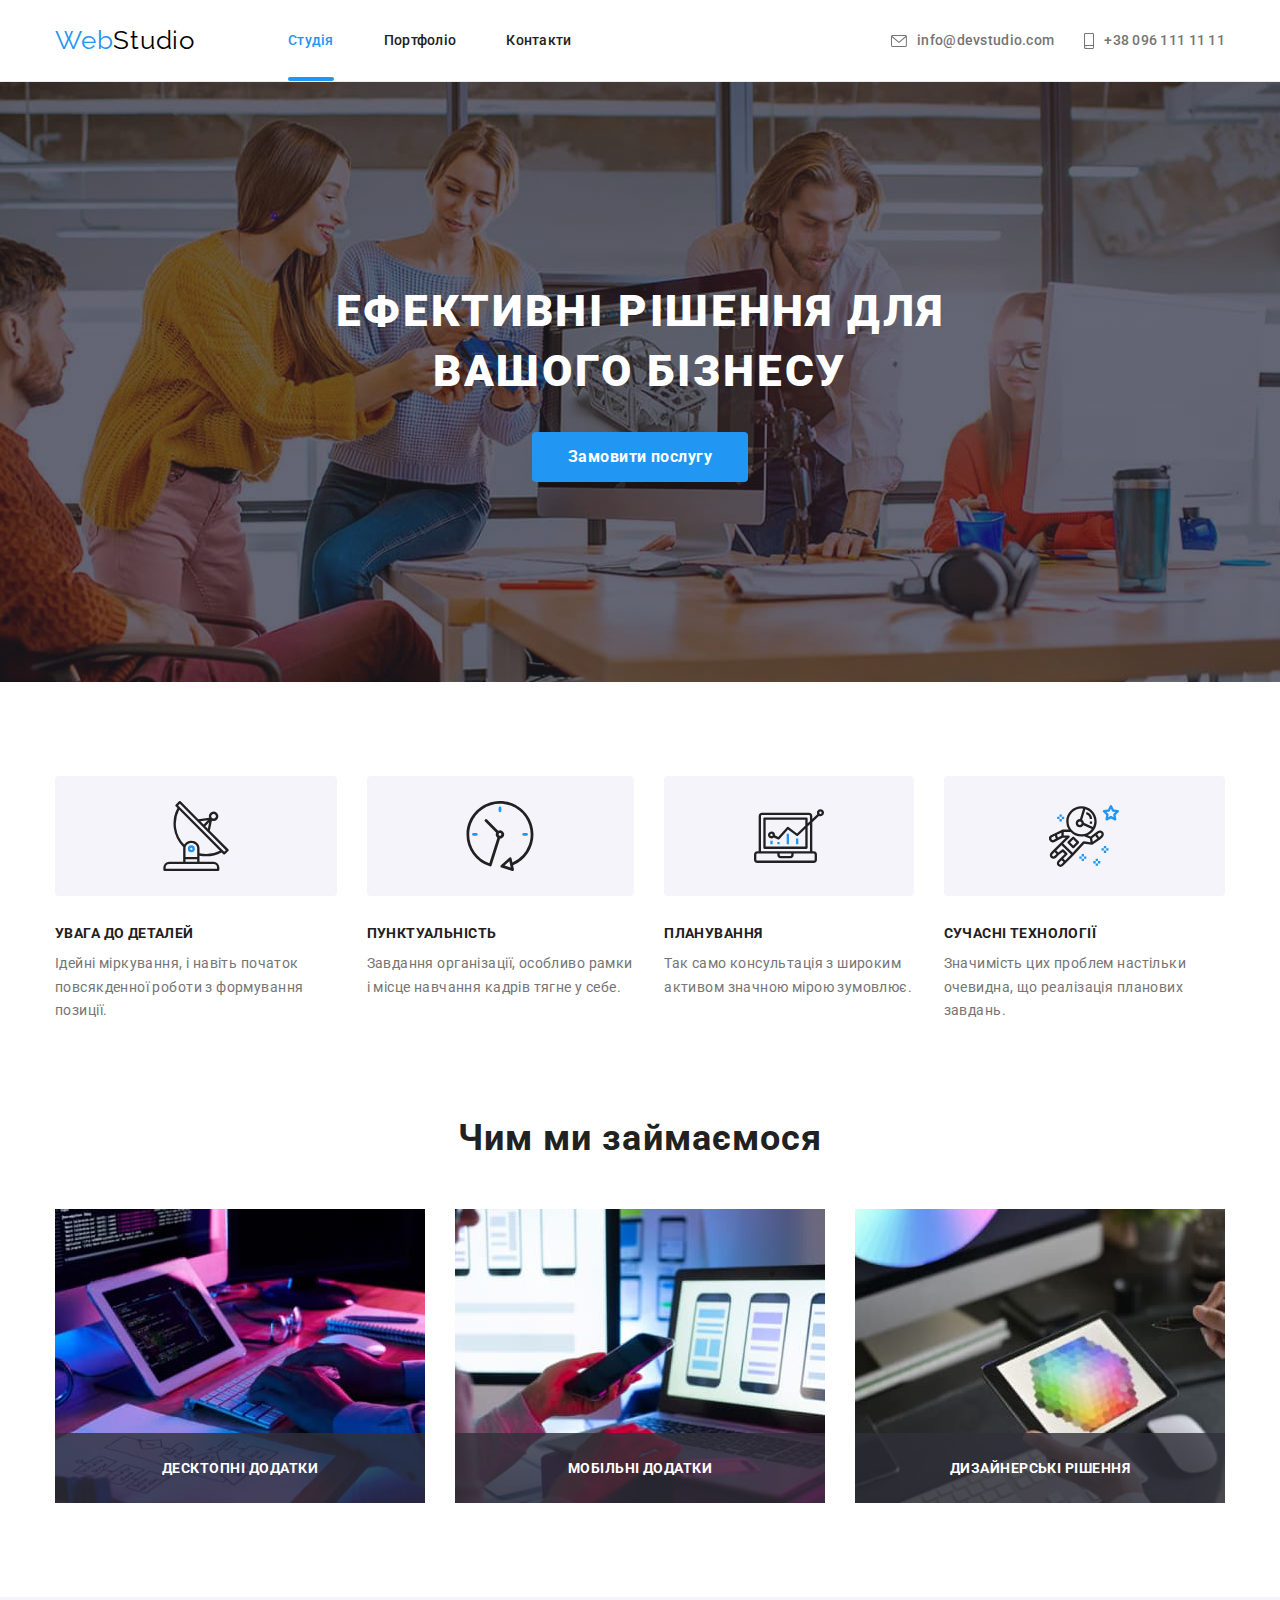
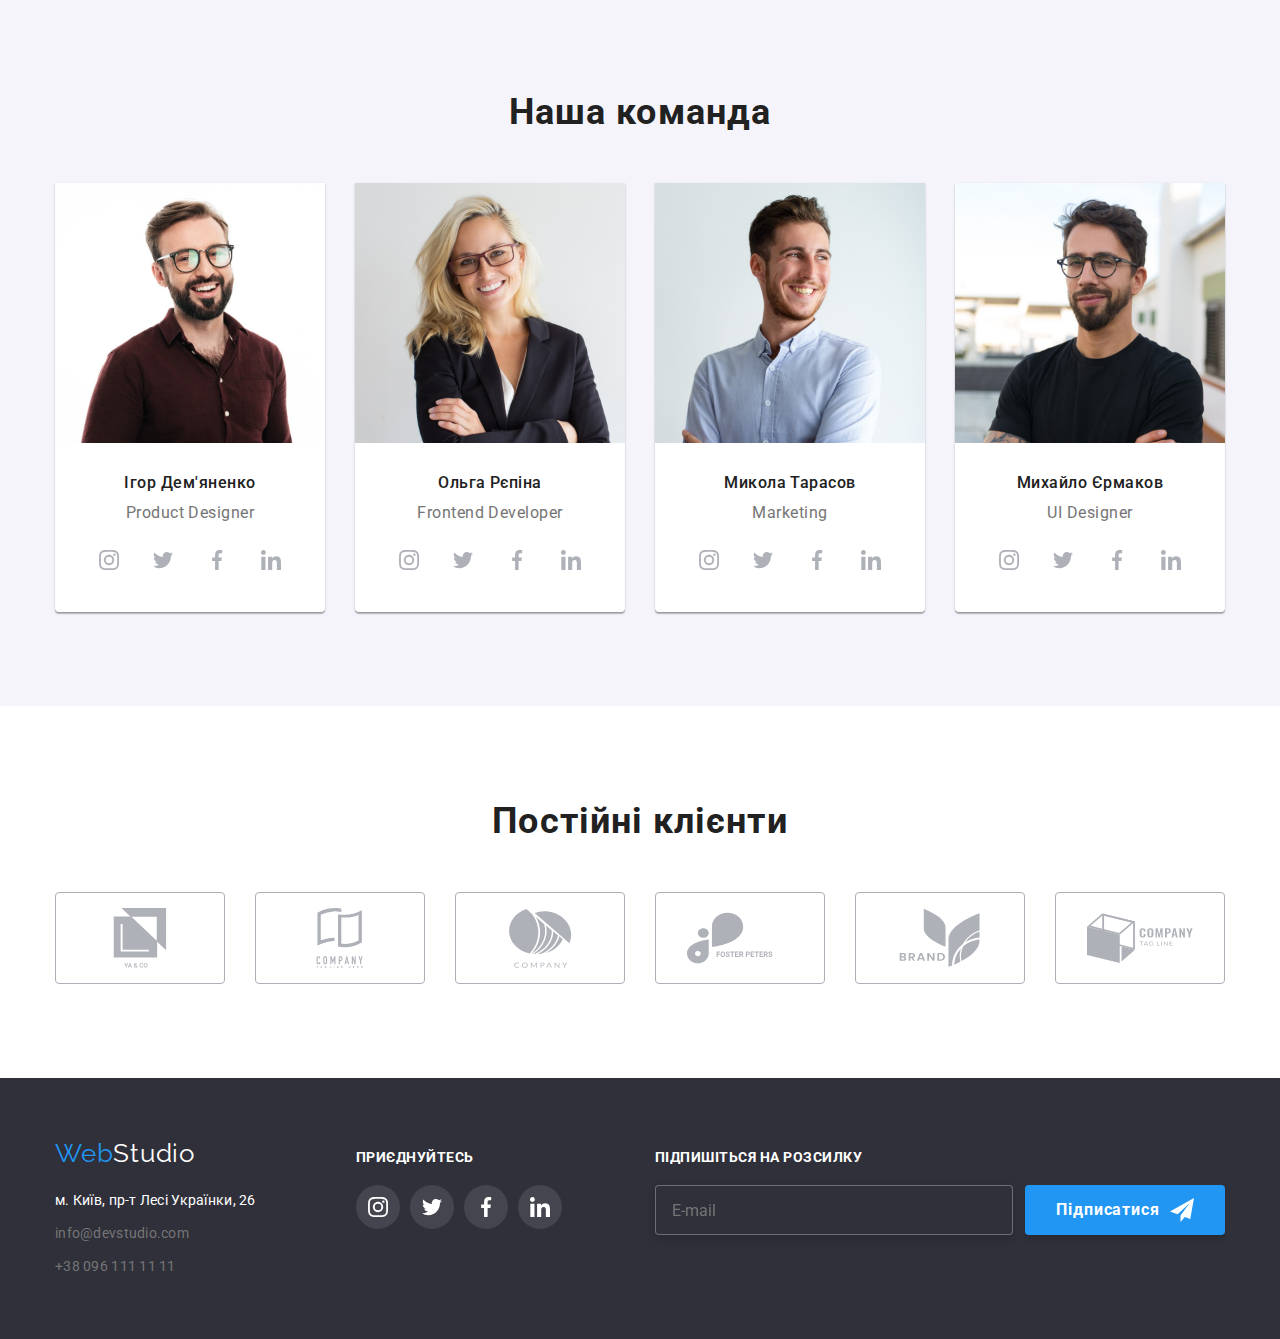
<file: index.html>
<!DOCTYPE html>
<html lang="uk">
  <head>
    <meta charset="UTF-8" />
    <meta http-equiv="X-UA-Compatible" content="IE=edge" />
    <meta name="viewport" content="width=device-width, initial-scale=1.0" />
    <title>WebStudio</title>
    <link
      href="https://fonts.googleapis.com/css2?family=Raleway:wght@700&family=Roboto:wght@400;500;700;900&display=swap"
      rel="stylesheet"
    />
    <link
      rel="stylesheet"
      href="https://cdnjs.cloudflare.com/ajax/libs/modern-normalize/1.1.0/modern-normalize.min.css"
    />
    <link rel="stylesheet" href="./css/styles.css" />
  </head>
  <body>
    <header class="header">
      <div class="container header-container">
        <nav class="nav-container">
          <a href="#" class="logo-link link" lang="en">
            <span class="logo-accent">Web</span>Studio</a
          >
          <ul class="site-nav list">
            <li><a href="" class="nav-item link current">Студія</a></li>
            <li>
              <a href="./portfolio.html" class="nav-item link">Портфоліо</a>
            </li>
            <li><a href="" class="nav-item link">Контакти</a></li>
          </ul>
        </nav>

        <ul class="site-nav-auth list">
          <li class="header-li">
            <a href="mailto:info@devstudio.com" class="contact link email">
              <svg class="contact-svg-email">
                <use href="./images/svg/symbol-defs.svg#icon-envelope"></use>
              </svg>
              info@devstudio.com</a
            >
          </li>
          <li class="header-li">
            <a href="tel:+380961111111" class="contact link phone">
              <svg class="contact-svg-phone">
                <use href="./images/svg/symbol-defs.svg#icon-smartphone"></use>
              </svg>
              +38 096 111 11 11</a
            >
          </li>
        </ul>
      </div>
    </header>
    <main>
      <section class="hero-section">
        <div class="container hero-container">
          <h1 class="hero-header">Ефективні рішення для вашого бізнесу</h1>
          <button class="hero-button button" data-modal-open type="button">
            Замовити послугу
          </button>
        </div>
      </section>

      <section class="features-section">
        <div class="container">
          <h2 class="visually-hidden">Особливості</h2>
          <ul class="list features-ul">
            <li class="feature">
              <div class="feature-svg-container">
                <svg class="feature-svg">
                  <use href="./images/svg/symbol-defs.svg#icon-antenna-1"></use>
                </svg>
              </div>
              <h3 class="feature-title">УВАГА ДО ДЕТАЛЕЙ</h3>
              <p class="feature-p">
                Ідейні міркування, і навіть початок повсякденної роботи з
                формування позиції.
              </p>
            </li>
            <li class="feature">
              <div class="feature-svg-container">
                <svg class="feature-svg">
                  <use href="./images/svg/symbol-defs.svg#icon-clock-1"></use>
                </svg>
              </div>
              <h3 class="feature-title">ПУНКТУАЛЬНІСТЬ</h3>
              <p class="feature-p">
                Завдання організації, особливо рамки і місце навчання кадрів
                тягне у себе.
              </p>
            </li>
            <li class="feature">
              <div class="feature-svg-container">
                <svg class="feature-svg">
                  <use href="./images/svg/symbol-defs.svg#icon-diagram-1"></use>
                </svg>
              </div>
              <h3 class="feature-title">ПЛАНУВАННЯ</h3>
              <p class="feature-p">
                Так само консультація з широким активом значною мірою зумовлює.
              </p>
            </li>
            <li class="feature">
              <div class="feature-svg-container">
                <svg class="feature-svg">
                  <use
                    href="./images/svg/symbol-defs.svg#icon-astronaut-1"
                  ></use>
                </svg>
              </div>
              <h3 class="feature-title">СУЧАСНІ ТЕХНОЛОГІЇ</h3>
              <p class="feature-p">
                Значимість цих проблем настільки очевидна, що реалізація
                планових завдань.
              </p>
            </li>
          </ul>
        </div>
      </section>
      <section class="section departments">
        <div class="container departments">
          <h2 class="departments-header">Чим ми займаємося</h2>
          <ul class="list departments-ul">
            <li class="department-wrapper">
              <img
                src="./images/coding.jpg"
                alt="Веб розробка"
                class="departments-img"
                width="370"
              />
              <p class="department-lable">Десктопні додатки</p>
            </li>
            <li class="department-wrapper">
              <img
                src="./images/apps.jpg"
                alt="Створення мобільних аплікацій"
                class="departments-img"
                width="370"
              />
              <p class="department-lable">Мобільні додатки</p>
            </li>
            <li class="department-wrapper">
              <img
                src="./images/design.jpg"
                alt="Веб дизайн"
                class="departments-img"
                width="370"
              />
              <p class="department-lable">Дизайнерські рішення</p>
            </li>
          </ul>
        </div>
      </section>
      <section class="section team">
        <div class="container">
          <h2 class="departments-header">Наша команда</h2>
          <ul class="list team-ul">
            <li class="team-card">
              <img
                src="./images/igor.jpg"
                alt="Дизайнер"
                class="team-img"
                width="270"
              />
              <div class="team-text">
                <h3 class="team-name">Ігор Дем'яненко</h3>
                <p class="team-job">Product Designer</p>

                <ul class="list socials">
                  <li class="team-social">
                    <a href="" class="social-link">
                      <svg class="team-social-svg">
                        <use
                          href="./images/svg/symbol-defs.svg#icon-instagram-2"
                        ></use>
                      </svg>
                    </a>
                  </li>
                  <li class="team-social">
                    <a href="" class="link social-link">
                      <svg class="team-social-svg">
                        <use
                          href="./images/svg/symbol-defs.svg#icon-twitter-1"
                        ></use>
                      </svg>
                    </a>
                  </li>
                  <li class="team-social">
                    <a href="" class="link social-link">
                      <svg class="team-social-svg">
                        <use
                          href="./images/svg/symbol-defs.svg#icon-facebook-1"
                        ></use>
                      </svg>
                    </a>
                  </li>
                  <li class="team-social">
                    <a href="" class="link social-link">
                      <svg class="team-social-svg">
                        <use
                          href="./images/svg/symbol-defs.svg#icon-linkedin-1"
                        ></use>
                      </svg>
                    </a>
                  </li>
                </ul>
              </div>
            </li>
            <li class="team-card">
              <img
                src="./images/olga.jpg"
                alt="Розробник"
                class="team-img"
                width="270"
              />
              <div class="team-text">
                <h3 class="team-name">Ольга Рєпіна</h3>
                <p class="team-job">Frontend Developer</p>
                <ul class="socials list">
                  <li class="team-social">
                    <a href="" class="link social-link">
                      <svg class="team-social-svg">
                        <use
                          href="./images/svg/symbol-defs.svg#icon-instagram-2"
                        ></use>
                      </svg>
                    </a>
                  </li>
                  <li class="team-social">
                    <a href="" class="link social-link">
                      <svg class="team-social-svg">
                        <use
                          href="./images/svg/symbol-defs.svg#icon-twitter-1"
                        ></use>
                      </svg>
                    </a>
                  </li>
                  <li class="team-social">
                    <a href="" class="link social-link">
                      <svg class="team-social-svg">
                        <use
                          href="./images/svg/symbol-defs.svg#icon-facebook-1"
                        ></use>
                      </svg>
                    </a>
                  </li>
                  <li class="team-social">
                    <a href="" class="link social-link">
                      <svg class="team-social-svg">
                        <use
                          href="./images/svg/symbol-defs.svg#icon-linkedin-1"
                        ></use>
                      </svg>
                    </a>
                  </li>
                </ul>
              </div>
            </li>
            <li class="team-card">
              <img
                src="./images/mykola.jpg"
                alt="Маркетолог"
                class="team-img"
                width="270"
              />
              <div class="team-text">
                <h3 class="team-name">Микола Тарасов</h3>
                <p class="team-job">Marketing</p>
                <ul class="socials list">
                  <li class="team-social">
                    <a href="" class="link social-link">
                      <svg class="team-social-svg">
                        <use
                          href="./images/svg/symbol-defs.svg#icon-instagram-2"
                        ></use>
                      </svg>
                    </a>
                  </li>
                  <li class="team-social">
                    <a href="" class="link social-link">
                      <svg class="team-social-svg">
                        <use
                          href="./images/svg/symbol-defs.svg#icon-twitter-1"
                        ></use>
                      </svg>
                    </a>
                  </li>
                  <li class="team-social">
                    <a href="" class="link social-link">
                      <svg class="team-social-svg">
                        <use
                          href="./images/svg/symbol-defs.svg#icon-facebook-1"
                        ></use>
                      </svg>
                    </a>
                  </li>
                  <li class="team-social">
                    <a href="" class="link social-link">
                      <svg class="team-social-svg">
                        <use
                          href="./images/svg/symbol-defs.svg#icon-linkedin-1"
                        ></use>
                      </svg>
                    </a>
                  </li>
                </ul>
              </div>
            </li>
            <li class="team-card">
              <img
                src="./images/mykhailo.jpg"
                alt="UI Дизайнер"
                class="team-img"
                width="270"
              />
              <div class="team-text">
                <h3 class="team-name">Михайло Єрмаков</h3>
                <p class="team-job">UI Designer</p>
                <ul class="socials list">
                  <li class="team-social">
                    <a href="" class="link social-link">
                      <svg class="team-social-svg">
                        <use
                          href="./images/svg/symbol-defs.svg#icon-instagram-2"
                        ></use>
                      </svg>
                    </a>
                  </li>
                  <li class="team-social">
                    <a href="" class="link social-link">
                      <svg class="team-social-svg">
                        <use
                          href="./images/svg/symbol-defs.svg#icon-twitter-1"
                        ></use>
                      </svg>
                    </a>
                  </li>
                  <li class="team-social">
                    <a href="" class="link social-link">
                      <svg class="team-social-svg">
                        <use
                          href="./images/svg/symbol-defs.svg#icon-facebook-1"
                        ></use>
                      </svg>
                    </a>
                  </li>
                  <li class="team-social">
                    <a href="" class="link social-link">
                      <svg class="team-social-svg">
                        <use
                          href="./images/svg/symbol-defs.svg#icon-linkedin-1"
                        ></use>
                      </svg>
                    </a>
                  </li>
                </ul>
              </div>
            </li>
          </ul>
        </div>
      </section>
      <section class="section clients">
        <div class="container">
          <h2 class="departments-header">Постійні клієнти</h2>
          <ul class="list client-list">
            <li class="client">
              <a href="" class="client-link link">
                <svg class="client-svg">
                  <use href="./images/svg/symbol-defs.svg#icon-group-1"></use>
                </svg>
              </a>
            </li>
            <li class="client">
              <a href="" class="client-link link">
                <svg class="client-svg">
                  <use href="./images/svg/symbol-defs.svg#icon-group"></use>
                </svg>
              </a>
            </li>
            <li class="client">
              <a href="" class="client-link link">
                <svg class="client-svg">
                  <use href="./images/svg/symbol-defs.svg#icon-group-2"></use>
                </svg>
              </a>
            </li>
            <li class="client">
              <a href="" class="client-link link">
                <svg class="client-svg">
                  <use href="./images/svg/symbol-defs.svg#icon-group-3"></use>
                </svg>
              </a>
            </li>
            <li class="client">
              <a href="" class="client-link link">
                <svg class="client-svg">
                  <use href="./images/svg/symbol-defs.svg#icon-group-4"></use>
                </svg>
              </a>
            </li>
            <li class="client">
              <a href="" class="client-link link">
                <svg class="client-svg">
                  <use href="./images/svg/symbol-defs.svg#icon-group-5"></use>
                </svg>
              </a>
            </li>
          </ul>
        </div>
      </section>
    </main>
    <footer class="footer">
      <div class="container footer-container">
        <div class="address-container">
          <a href="#" class="footer-logo-link link" lang="en">
            <span class="logo-accent">Web</span>Studio</a
          >
          <address class="address">
            <ul class="list footer-ul">
              <li class="footer-li">
                <a
                  href="https://goo.gl/maps/rkMrGBLXWdnHNcui8"
                  class="contact contact-address footer-contact link"
                  target="_blank"
                  >м. Київ, пр-т Лесі Українки, 26</a
                >
              </li>
              <li class="footer-li">
                <a
                  href="mailto:info@devstudio.com"
                  class="contact footer-contact link"
                  target="_blank"
                  >info@devstudio.com</a
                >
              </li>
              <li class="footer-li">
                <a href="tel:+380961111111" class="contact footer-contact link"
                  >+38 096 111 11 11</a
                >
              </li>
            </ul>
          </address>
        </div>
        <div class="footer-social-container">
          <p class="footer-socials-p">приєднуйтесь</p>
          <ul class="socials list">
            <li class="footer-social">
              <a href="" class="footer-social-link link">
                <svg class="team-social-svg">
                  <use
                    href="./images/svg/symbol-defs.svg#icon-instagram-2"
                  ></use>
                </svg>
              </a>
            </li>
            <li class="footer-social">
              <a href="" class="footer-social-link link">
                <svg class="team-social-svg">
                  <use href="./images/svg/symbol-defs.svg#icon-twitter-1"></use>
                </svg>
              </a>
            </li>
            <li class="footer-social">
              <a href="" class="footer-social-link link">
                <svg class="team-social-svg">
                  <use
                    href="./images/svg/symbol-defs.svg#icon-facebook-1"
                  ></use>
                </svg>
              </a>
            </li>
            <li class="footer-social">
              <a href="" class="footer-social-link link">
                <svg class="team-social-svg">
                  <use
                    href="./images/svg/symbol-defs.svg#icon-linkedin-1"
                  ></use>
                </svg>
              </a>
            </li>
          </ul>
        </div>
        <div class="email-inputs-wrapper">
          <p class="footer-socials-p">підпишіться на розсилку</p>
          <form class="email-inputs">
            <label class="email-field">
              <span class="email-input-wrapper">
                <input
                  type="email"
                  class="email-input"
                  placeholder="E-mail"
                  name="user_email"
                />
              </span>
            </label>
            <button type="submit" class="button email-form-submit">
              <span class="email-form-span">Підписатися</span>
              <svg class="send-svg" width="24" height="24">
                <use href="./images/svg/symbol-defs.svg#icon-send"></use>
              </svg>
            </button>
          </form>
        </div>
      </div>
    </footer>

    <div class="backdrop is-hidden" data-modal>
      <div class="modal">
        <button type="button" class="modal-close-btn" data-modal-close>
          <svg class="modal-close-icon" width="11" height="11">
            <use href="./images/svg/symbol-defs.svg#icon-close"></use>
          </svg>
        </button>
        <form class="modal-form">
          <b class="modal-form-capture"
            >Залиште свої дані, ми вам передзвонимо</b
          >
          <label class="modal-form-field">
            <span class="modal-form-input-desc">Імʼя</span>
            <span class="modal-form-input-wrapper">
              <input
                type="text"
                class="modal-form-input"
                placeholder=""
                pattern="[a-zA-Zа-яА-ЯіІїЇʼҐґєЄ]+"
                name="user_name"
              />
              <svg class="modal-form-svg">
                <use href="./images/svg/symbol-defs.svg#icon-name"></use>
              </svg>
            </span>
          </label>
          <label class="modal-form-field">
            <span class="modal-form-input-desc">Телефон</span>
            <span class="modal-form-input-wrapper">
              <input
                type="tel"
                class="modal-form-input"
                placeholder=""
                name="user_phone"
              />
              <svg class="modal-form-svg">
                <use href="./images/svg/symbol-defs.svg#icon-tel"></use>
              </svg>
            </span>
          </label>
          <label class="modal-form-field">
            <span class="modal-form-input-desc">Пошта</span>
            <span class="modal-form-input-wrapper">
              <input
                type="email"
                class="modal-form-input"
                placeholder=""
                name="user_email"
              />
              <svg class="modal-form-svg">
                <use href="./images/svg/symbol-defs.svg#icon-email"></use>
              </svg>
            </span>
          </label>
          <label class="modal-form-field-last">
            <span class="modal-form-input-desc">Коментар</span>
            <textarea
              name="user_message"
              class="modal-form-message"
              placeholder="Введіть текст"
            ></textarea>
          </label>
          <label class="modal-form-checkbox-wrapper">
            <input
              type="checkbox"
              class="modal-form-checkbox visually-hidden"
              name="user_policy"
              required
            />
            <svg class="modal-form-own-checkbox" width="18" height="18">
              <use
                class="modal-form-own-checkbox-icon"
                href="./images/svg/symbol-defs.svg#icon-check"
              ></use>
            </svg>
            Погоджуюся з розсилкою та приймаю&nbsp;<a
              href=""
              class="modal-form-own-checkbox-text"
              >Умови договору</a
            >
          </label>
          <button type="submit" class="button modal-form-submit">
            Відправити
          </button>
        </form>
      </div>
    </div>

    <script src="./js/modal.js"></script>
  </body>
</html>
</file>
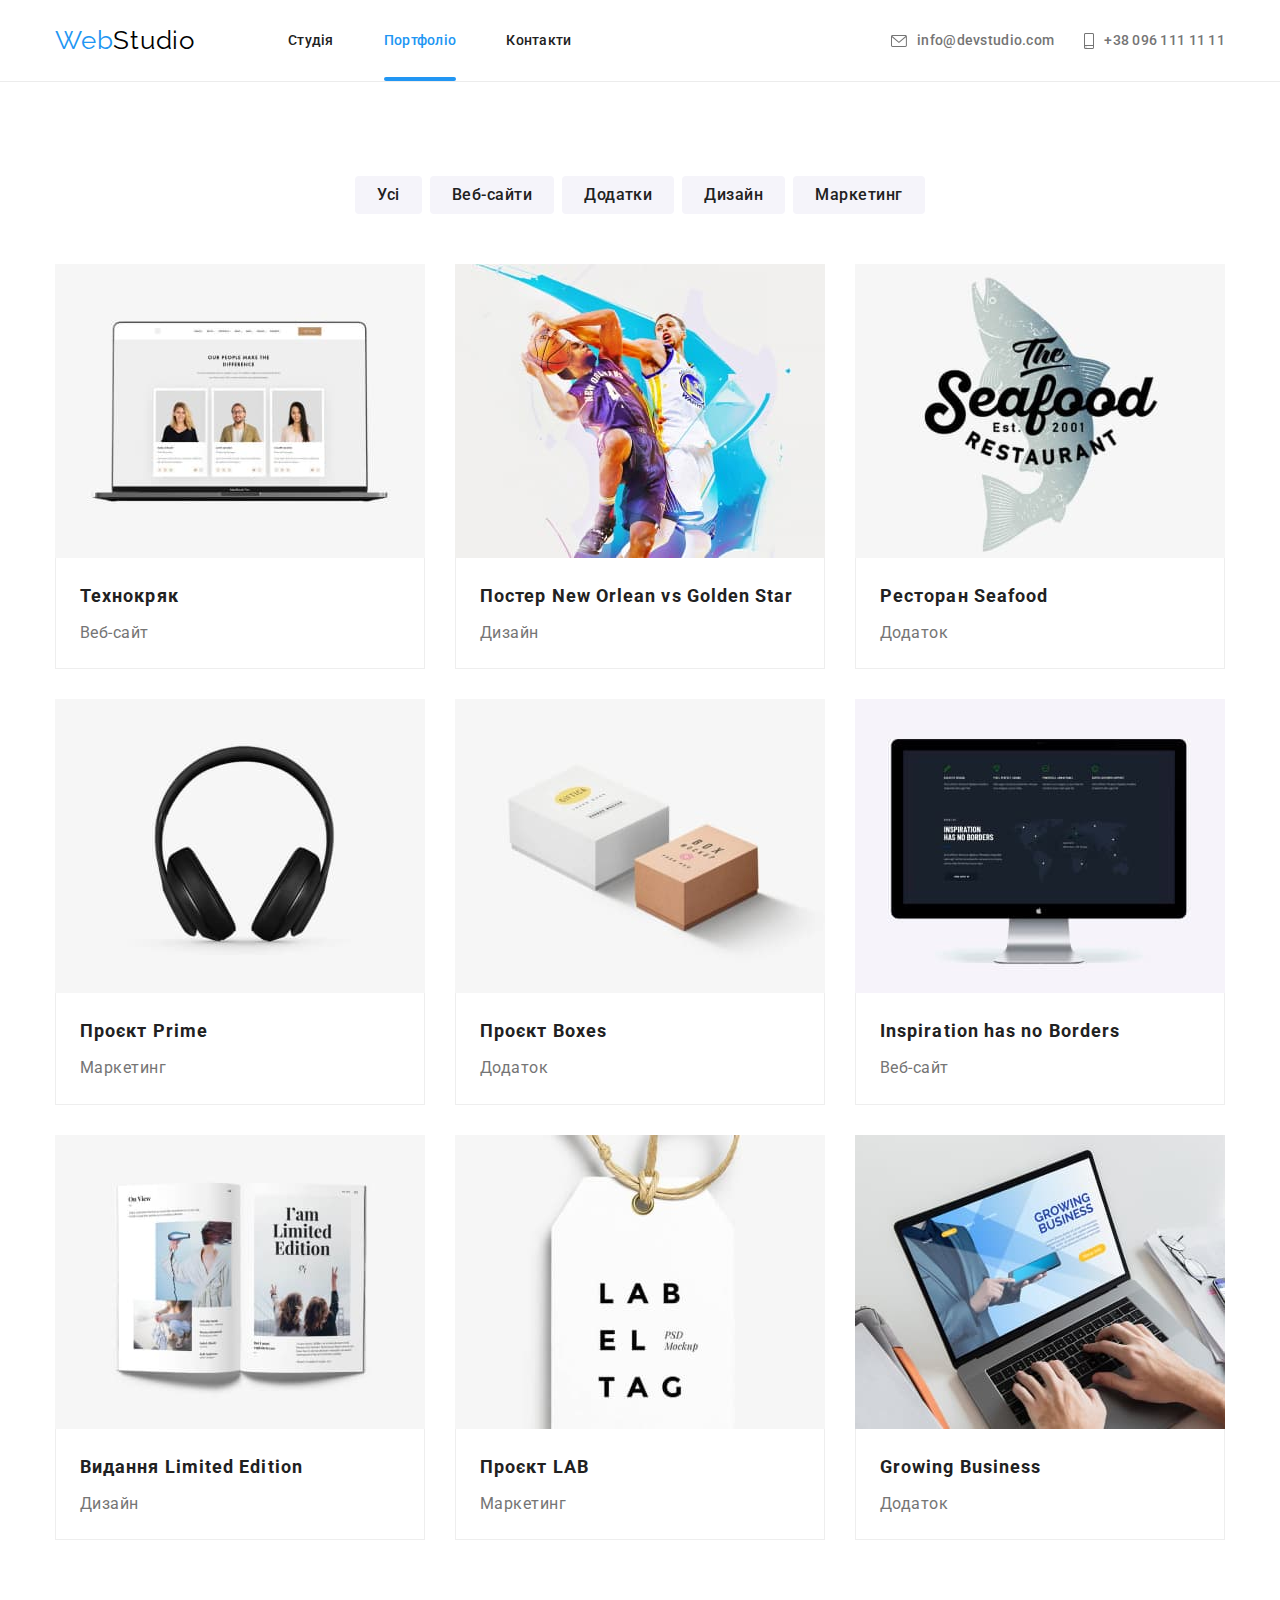
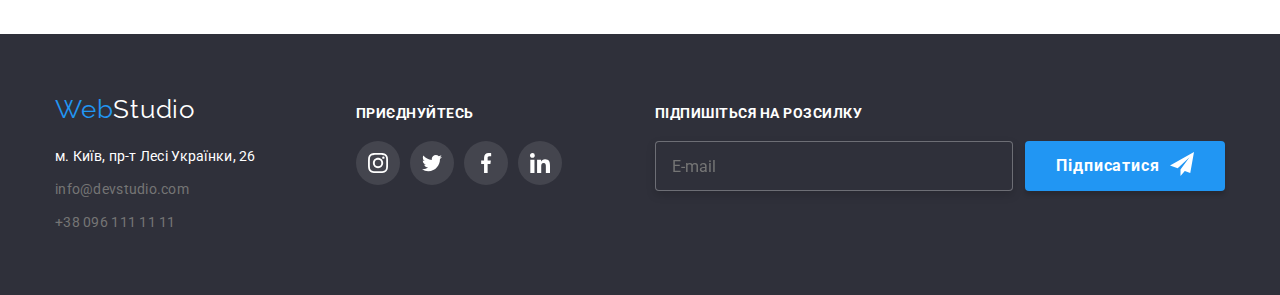
<file: portfolio.html>
<!DOCTYPE html>
<html lang="uk">
  <head>
    <meta charset="UTF-8" />
    <meta http-equiv="X-UA-Compatible" content="IE=edge" />
    <meta name="viewport" content="width=device-width, initial-scale=1.0" />
    <title>WebStudio</title>
    <link
      href="https://fonts.googleapis.com/css2?family=Raleway:wght@700&family=Roboto:wght@400;500;700;900&display=swap"
      rel="stylesheet"
    />
    <link
      rel="stylesheet"
      href="https://cdnjs.cloudflare.com/ajax/libs/modern-normalize/1.1.0/modern-normalize.min.css"
    />
    <link rel="stylesheet" href="./css/styles.css" />
  </head>
  <body>
    <header class="header">
      <div class="container header-container">
        <nav class="nav-container">
          <a href="#" class="logo-link link" lang="en">
            <span class="logo-accent">Web</span>Studio</a
          >
          <ul class="site-nav list">
            <li><a href="./index.html" class="nav-item link">Студія</a></li>
            <li>
              <a href="" class="nav-item link current">Портфоліо</a>
            </li>
            <li><a href="" class="nav-item link">Контакти</a></li>
          </ul>
        </nav>

        <ul class="site-nav-auth list">
          <li class="header-li">
            <a href="mailto:info@devstudio.com" class="contact link email">
              <svg class="contact-svg-email">
                <use href="./images/svg/symbol-defs.svg#icon-envelope"></use>
              </svg>
              info@devstudio.com</a
            >
          </li>
          <li class="header-li">
            <a href="tel:+380961111111" class="contact link phone">
              <svg class="contact-svg-phone">
                <use href="./images/svg/symbol-defs.svg#icon-smartphone"></use>
              </svg>
              +38 096 111 11 11</a
            >
          </li>
        </ul>
      </div>
    </header>
    <main>
      <section class="section">
        <div class="container">
          <h1 class="visually-hidden">Портфоліо</h1>
          <ul class="filter list">
            <li>
              <button class="filter-button button" type="button">Усі</button>
            </li>
            <li>
              <button class="filter-button button" type="button">
                Веб-сайти
              </button>
            </li>
            <li>
              <button class="filter-button button" type="button">
                Додатки
              </button>
            </li>
            <li>
              <button class="filter-button button" type="button">Дизайн</button>
            </li>
            <li>
              <button class="filter-button button" type="button">
                Маркетинг
              </button>
            </li>
          </ul>

          <ul class="list portfolio-container">
            <li class="portfolio-card">
              <a href="" class="link portfolio-card-link">
                <div class="list-img-wrapper">
                  <img
                    src="./images/techno.jpg"
                    alt="Сайт з портфоліо"
                    class="portfolio-card-img"
                    width="370"
                  />
                  <p class="overlay">
                    Ресурс пропонує комплексні пропозиції з різним рівнем
                    функціоналу та сервісів. Все це дозволить відвідувачу
                    отримати вичерпні відомості про компанію чи приватну особу.
                  </p>
                </div>
                <div class="portfolio-card-text">
                  <h2 class="portfolio-card-header">Технокряк</h2>
                  <p class="portfolio-card-type">Веб-сайт</p>
                </div>
              </a>
            </li>
            <li class="portfolio-card">
              <a href="" class="link portfolio-card-link">
                <div class="list-img-wrapper">
                  <img
                    src="./images/poster.jpg"
                    alt="2 баскетболісти"
                    class="portfolio-card-img"
                    width="370"
                  />
                  <p class="overlay">
                    Ресурс пропонує комплексні пропозиції з різним рівнем
                    функціоналу та сервісів. Все це дозволить відвідувачу
                    отримати вичерпні відомості про компанію чи приватну особу.
                  </p>
                </div>
                <div class="portfolio-card-text">
                  <h2 class="portfolio-card-header">
                    Постер New Orlean vs Golden Star
                  </h2>
                  <p class="portfolio-card-type">Дизайн</p>
                </div>
              </a>
            </li>
            <li class="portfolio-card">
              <a href="" class="link portfolio-card-link">
                <div class="list-img-wrapper">
                  <img
                    src="./images/seafood.jpg"
                    alt="Риба"
                    class="portfolio-card-img"
                    width="370"
                  />

                  <p class="overlay">
                    Ресурс пропонує комплексні пропозиції з різним рівнем
                    функціоналу та сервісів. Все це дозволить відвідувачу
                    отримати вичерпні відомості про компанію чи приватну особу.
                  </p>
                </div>
                <div class="portfolio-card-text">
                  <h2 class="portfolio-card-header">Ресторан Seafood</h2>
                  <p class="portfolio-card-type">Додаток</p>
                </div>
              </a>
            </li>
            <li class="portfolio-card">
              <a href="" class="link portfolio-card-link">
                <div class="list-img-wrapper">
                  <img
                    src="./images/prime.jpg"
                    alt="Навушники"
                    class="portfolio-card-img"
                    width="370"
                  />

                  <p class="overlay">
                    Ресурс пропонує комплексні пропозиції з різним рівнем
                    функціоналу та сервісів. Все це дозволить відвідувачу
                    отримати вичерпні відомості про компанію чи приватну особу.
                  </p>
                </div>
                <div class="portfolio-card-text">
                  <h2 class="portfolio-card-header">Проєкт Prime</h2>
                  <p class="portfolio-card-type">Маркетинг</p>
                </div>
              </a>
            </li>
            <li class="portfolio-card">
              <a href="" class="link portfolio-card-link">
                <div class="list-img-wrapper">
                  <img
                    src="./images/boxes.jpg"
                    alt="2 коробки"
                    class="portfolio-card-img"
                    width="370"
                  />
                  <p class="overlay">
                    Ресурс пропонує комплексні пропозиції з різним рівнем
                    функціоналу та сервісів. Все це дозволить відвідувачу
                    отримати вичерпні відомості про компанію чи приватну особу.
                  </p>
                </div>
                <div class="portfolio-card-text">
                  <h2 class="portfolio-card-header">Проєкт Boxes</h2>
                  <p class="portfolio-card-type">Додаток</p>
                </div>
              </a>
            </li>
            <li class="portfolio-card">
              <a href="" class="link portfolio-card-link">
                <div class="list-img-wrapper">
                  <img
                    src="./images/inspiration.jpg"
                    alt="Монітор"
                    class="portfolio-card-img"
                    width="370"
                  />
                  <p class="overlay">
                    Ресурс пропонує комплексні пропозиції з різним рівнем
                    функціоналу та сервісів. Все це дозволить відвідувачу
                    отримати вичерпні відомості про компанію чи приватну особу.
                  </p>
                </div>
                <div class="portfolio-card-text">
                  <h2 class="portfolio-card-header">
                    Inspiration has no Borders
                  </h2>
                  <p class="portfolio-card-type">Веб-сайт</p>
                </div>
              </a>
            </li>

            <li class="portfolio-card">
              <a href="" class="link portfolio-card-link">
                <div class="list-img-wrapper">
                  <img
                    src="./images/limited-edition.jpg"
                    alt="Журнал"
                    class="portfolio-card-img"
                    width="370"
                  />
                  <p class="overlay">
                    Ресурс пропонує комплексні пропозиції з різним рівнем
                    функціоналу та сервісів. Все це дозволить відвідувачу
                    отримати вичерпні відомості про компанію чи приватну особу.
                  </p>
                </div>
                <div class="portfolio-card-text">
                  <h2 class="portfolio-card-header">Видання Limited Edition</h2>
                  <p class="portfolio-card-type">Дизайн</p>
                </div>
              </a>
            </li>
            <li class="portfolio-card">
              <a href="" class="link portfolio-card-link">
                <div class="list-img-wrapper">
                  <img
                    src="./images/lab.jpg"
                    alt="Бірка"
                    class="portfolio-card-img"
                    width="370"
                  />
                  <p class="overlay">
                    Ресурс пропонує комплексні пропозиції з різним рівнем
                    функціоналу та сервісів. Все це дозволить відвідувачу
                    отримати вичерпні відомості про компанію чи приватну особу.
                  </p>
                </div>
                <div class="portfolio-card-text">
                  <h2 class="portfolio-card-header">Проєкт LAB</h2>
                  <p class="portfolio-card-type">Маркетинг</p>
                </div>
              </a>
            </li>
            <li class="portfolio-card">
              <a href="" class="link portfolio-card-link">
                <div class="list-img-wrapper">
                  <img
                    src="./images/growing-business.jpg"
                    alt="Чоловік з планшетом"
                    class="portfolio-card-img"
                    width="370"
                  />
                  <p class="overlay">
                    Ресурс пропонує комплексні пропозиції з різним рівнем
                    функціоналу та сервісів. Все це дозволить відвідувачу
                    отримати вичерпні відомості про компанію чи приватну особу.
                  </p>
                </div>
                <div class="portfolio-card-text">
                  <h2 class="portfolio-card-header">Growing Business</h2>
                  <p class="portfolio-card-type">Додаток</p>
                </div>
              </a>
            </li>
          </ul>
        </div>
      </section>
    </main>
    <footer class="footer">
      <div class="container footer-container">
        <div class="address-container">
          <a href="#" class="footer-logo-link link" lang="en">
            <span class="logo-accent">Web</span>Studio</a
          >
          <address class="address">
            <ul class="list footer-ul">
              <li class="footer-li">
                <a
                  href="https://goo.gl/maps/rkMrGBLXWdnHNcui8"
                  class="contact contact-address footer-contact link"
                  target="_blank"
                  >м. Київ, пр-т Лесі Українки, 26</a
                >
              </li>
              <li class="footer-li">
                <a
                  href="mailto:info@devstudio.com"
                  class="contact footer-contact link"
                  target="_blank"
                  >info@devstudio.com</a
                >
              </li>
              <li class="footer-li">
                <a href="tel:+380961111111" class="contact footer-contact link"
                  >+38 096 111 11 11</a
                >
              </li>
            </ul>
          </address>
        </div>
        <div class="footer-social-container">
          <p class="footer-socials-p">приєднуйтесь</p>
          <ul class="socials list">
            <li class="footer-social">
              <a href="" class="footer-social-link link">
                <svg class="team-social-svg">
                  <use
                    href="./images/svg/symbol-defs.svg#icon-instagram-2"
                  ></use>
                </svg>
              </a>
            </li>
            <li class="footer-social">
              <a href="" class="footer-social-link link">
                <svg class="team-social-svg">
                  <use href="./images/svg/symbol-defs.svg#icon-twitter-1"></use>
                </svg>
              </a>
            </li>
            <li class="footer-social">
              <a href="" class="footer-social-link link">
                <svg class="team-social-svg">
                  <use
                    href="./images/svg/symbol-defs.svg#icon-facebook-1"
                  ></use>
                </svg>
              </a>
            </li>
            <li class="footer-social">
              <a href="" class="footer-social-link link">
                <svg class="team-social-svg">
                  <use
                    href="./images/svg/symbol-defs.svg#icon-linkedin-1"
                  ></use>
                </svg>
              </a>
            </li>
          </ul>
        </div>
        <div class="email-inputs-wrapper">
          <p class="footer-socials-p">підпишіться на розсилку</p>
          <div class="email-inputs">
            <label class="email-field">
              <span class="email-input-wrapper">
                <input
                  type="email"
                  class="email-input"
                  placeholder="E-mail"
                  name="user_email"
                />
              </span>
            </label>
            <button type="submit" class="email-form-submit">
              <span class="email-form-span">Підписатися</span>
              <span class="send-icon">
                <svg class="send-svg" width="24" height="24">
                  <use href="./images/svg/symbol-defs.svg#icon-send"></use>
                </svg>
              </span>
            </button>
          </div>
        </div>
      </div>
    </footer>
  </body>
</html>
</file>
<file: css/styles.css>
:root {
  --primary-text-color: #757575;
  --title-text-color: #212121;
  --accent-color: #2196f3;
  --primary-bgc: #f5f5f5;
  --secondary-bgc: #f5f4fa;
  --accent-bgc: #2f303a;
  --transition-dur-and-func: 250ms cubic-bezier(0.4, 0, 0.2, 1);
}

body {
  color: var(--primary-text-color);
  font-family: "Roboto", sans-serif;
  letter-spacing: 0.03em;
  font-size: 16px;
}

ul {
  margin: 0;
  padding: 0;
}

h2,
h3,
p {
  margin: 0;
}

img {
  display: block;
  max-width: 100%;
  height: auto;
}

.container {
  width: 1200px;
  padding: 0 15px;
  margin: 0 auto;
}

.section {
  padding: 94px 0;
}

.link {
  text-decoration: none;
}

.list {
  list-style: none;
  display: flex;
  justify-content: center;
  gap: 30px;
}

.header {
  border-bottom: 1px solid #ececec;
}

.header-container {
  display: flex;
  justify-content: space-between;
  padding-top: 25px;
  padding-bottom: 25px;
  align-items: center;
}

.site-nav {
  gap: 50px;
}

.nav-container {
  display: flex;
  align-items: center;
}

.logo-link {
  color: #000000;
  font-family: "Raleway", sans-serif;
  font-size: 26px;
  line-height: 1.2;
  text-decoration: none;
  letter-spacing: 0.03em;
  margin-right: 93px;
}

.logo-accent {
  color: var(--accent-color);
}

.nav-item {
  position: relative;
  color: var(--title-text-color);
  font-weight: 500;
  font-size: 14px;
  line-height: 1.14;
  letter-spacing: 0.02em;
  text-decoration: none;
  transition: color var(--transition-dur-and-func);
}

.nav-item:hover,
.nav-item:focus,
.current {
  color: var(--accent-color);
}

.current::after {
  content: "";
  position: absolute;
  bottom: -33px;
  left: 0;
  background-color: var(--accent-color);
  border-radius: 2px;
  width: 100%;
  height: 4px;
}

.contact {
  color: var(--primary-text-color);
  font-weight: 500;
  font-size: 14px;
  line-height: 1.71;
  letter-spacing: 0.02em;
  display: flex;
  align-items: center;
}

.contact-address {
  color: #ffffff;
  transition: color var(--transition-dur-and-func);
}

.contact:hover,
.contact:focus {
  color: var(--accent-color);
}

.contact-svg-email {
  width: 16px;
  height: 12px;
  fill: currentColor;
  margin-right: 10px;
}

.contact-svg-phone {
  width: 10px;
  height: 16px;
  fill: currentColor;
  margin-right: 10px;
}

.hero-section {
  background-color: var(--accent-bgc);
  padding: 200px 0;
  background-image: linear-gradient(
      rgba(47, 48, 58, 0.4),
      rgba(47, 48, 58, 0.4)
    ),
    url(../images/people.jpg);
  background-repeat: no-repeat;
  background-position: center;

  max-width: 1600px;
  margin: 0 auto;
  text-align: center;
  background-size: cover;
}

.hero-header {
  color: #ffffff;
  font-weight: 900;
  font-size: 44px;
  line-height: 1.36;
  letter-spacing: 0.06em;
  text-transform: uppercase;
  width: 696px;
  margin: 0 auto;
}

.button {
  color: var(--title-text-color);
  background-color: var(--secondary-bgc);
  cursor: pointer;
  font-family: inherit;
  font-weight: 700;
  line-height: 1.88;
  letter-spacing: 0.06em;
  border-radius: 4px;
  border: transparent;
  transition: color var(--transition-dur-and-func),
    background-color var(--transition-dur-and-func),
    box-shadow var(--transition-dur-and-func);
}

.button:hover,
.button:focus {
  color: #ffffff;
  background-color: var(--accent-color);
}

.hero-button {
  background-color: var(--accent-color);
  color: #ffffff;
  font-size: 16px;
  letter-spacing: 0.03em;
  width: 216px;
  margin-top: 30px;
  padding: 10px 0;
  transition: background-color var(--transition-dur-and-func);
}

.hero-button:hover,
.hero-button:focus {
  background-color: #188ce8;
}

.filter {
  display: flex;
  justify-content: center;
  gap: 8px;
  margin-bottom: 50px;
}

.filter-button {
  font-weight: 500;
  font-size: 16px;
  line-height: 1.6;
  text-align: center;
  letter-spacing: 0.03em;
  padding: 6px 22px;
}

.filter-button:hover,
.filter-button:focus {
  box-shadow: 0px 3px 1px rgba(0, 0, 0, 0.1), 0px 1px 2px rgba(0, 0, 0, 0.08),
    0px 2px 2px rgba(0, 0, 0, 0.12);
}

.features-section {
  padding: 94px 0;
}

.visually-hidden {
  position: absolute;
  width: 1px;
  height: 1px;
  margin: -1px;
  border: 0;
  padding: 0;
  white-space: nowrap;
  clip-path: inset(100%);
  clip: rect(0 0 0 0);
  overflow: hidden;
}

.feature-svg-container {
  margin-bottom: 30px;
  height: 120px;
  background: #f5f4fa;
  border-radius: 4px;
  display: flex;
  justify-content: center;
  align-items: center;
}

.feature-svg {
  width: 70px;
  height: 70px;
}

.feature-title {
  font-size: 14px;
  line-height: 1.14;
  text-transform: uppercase;
  letter-spacing: 0.03em;
  color: var(--title-text-color);
  margin-bottom: 10px;
}

.feature-p {
  font-size: 14px;
  line-height: 1.7;
  letter-spacing: 0.03em;
}

.departments {
  padding-top: 0;
}

.departments-header {
  color: var(--title-text-color);
  font-size: 36px;
  line-height: 1.17;
  text-align: center;
  letter-spacing: 0.03em;
  margin-bottom: 50px;
}

.department-wrapper {
  position: relative;
}

.department-lable {
  position: absolute;
  font-weight: 700;
  font-size: 14px;
  line-height: 16px;
  text-transform: uppercase;
  width: 100%;
  height: 70px;
  color: #ffffff;
  background: rgba(47, 48, 58, 0.8);
  bottom: 0;
  display: flex;
  justify-content: center;
  align-items: center;
}

.team {
  background-color: var(--secondary-bgc);
}

.team-card {
  background: #fff;
  box-shadow: 0px 1px 3px rgba(0, 0, 0, 0.12), 0px 1px 1px rgba(0, 0, 0, 0.14),
    0px 2px 1px rgba(0, 0, 0, 0.2);
  border-radius: 0px 0px 4px 4px;
}

.team-text {
  padding-top: 30px;
  padding-bottom: 30px;
}

.team-name {
  color: var(--title-text-color);
  font-weight: 500;
  line-height: 1.2;
  text-align: center;
  font-size: 16px;
  margin-bottom: 10px;
}

.team-job {
  line-height: 1.2;
  text-align: center;
  margin-bottom: 16px;
}

.socials {
  gap: 10px;
}

.team-social {
  width: 44px;
  height: 44px;
}

.social-link {
  width: 100%;
  height: 100%;
  border-radius: 50%;
  display: flex;
  justify-content: center;
  align-items: center;
  color: #afb1b8;
  transition: background-color var(--transition-dur-and-func),
    color var(--transition-dur-and-func);
}

.social-link:hover,
.social-link:focus {
  background-color: var(--accent-color);
  color: #fff;
}

.team-social-svg {
  height: 20px;
  width: 20px;
  fill: currentColor;
}

.client {
  width: 170px;
  height: 92px;
}

.client-link {
  width: 100%;
  height: 100%;
  border: 1px solid #afb1b8;
  border-radius: 4px;
  display: flex;
  justify-content: center;
  align-items: center;
  color: #afb1b8;
  transition: color var(--transition-dur-and-func),
    background-color var(--transition-dur-and-func);
}

.client-link:hover,
.client-link:focus {
  color: var(--accent-color);
  border-color: var(--accent-color);
}

.client-svg {
  width: 106px;
  height: 60px;
  fill: currentColor;
}

.portfolio-container {
  display: flex;
  flex-wrap: wrap;
}

.portfolio-card-link {
  display: block;
  transition: box-shadow var(--transition-dur-and-func);
}

.portfolio-card-link:hover,
.portfolio-card-link:focus {
  box-shadow: 0px 1px 1px rgba(0, 0, 0, 0.12), 0px 4px 4px rgba(0, 0, 0, 0.06),
    1px 4px 6px rgba(0, 0, 0, 0.16);
}

.portfolio-card-header {
  color: var(--title-text-color);
  font-size: 18px;
  line-height: 2;
  letter-spacing: 0.06em;
  margin-bottom: 4px;
}

.portfolio-card-text {
  padding: 20px 24px;
  border-bottom: 1px solid #eeeeee;
  border-left: 1px solid #eeeeee;
  border-right: 1px solid #eeeeee;
}

.portfolio-card-type {
  color: var(--primary-text-color);
  line-height: 1.9;
}

.list-img-wrapper {
  position: relative;
  overflow: hidden;
}

.overlay {
  position: absolute;
  top: 1px;
  left: 0;
  width: 100%;
  height: 100%;
  color: rgb(255, 255, 255);
  padding: 63px 24px;
  font-size: 18px;
  line-height: 28px;
  background-color: rgba(33, 150, 243, 0.9);
  overflow: auto;
  transform: translateY(100%);
  transition: transform var(--transition-dur-and-func);
}

.portfolio-card-link:hover .overlay,
.portfolio-card-link:focus .overlay {
  transform: translateY(0%);
}

.footer {
  background-color: var(--accent-bgc);
  padding-top: 60px;
  padding-bottom: 60px;
}

.footer-container {
  display: flex;
  align-items: baseline;
}

.address-container {
  flex-grow: 1;
}

.address {
  font-style: normal;
}

.footer-logo-link {
  color: #ffffff;
  font-family: "Raleway", sans-serif;
  font-size: 26px;
  line-height: 1.2;
  letter-spacing: 0.03em;
  margin-bottom: 20px;
  display: block;
}

.footer-contact {
  font-weight: 400;
}

.footer-ul {
  display: flex;
  flex-direction: column;
  row-gap: 9px;
}

.footer-socials-p {
  font-weight: 700;
  font-size: 14px;
  text-transform: uppercase;
  color: #ffffff;
  margin-bottom: 20px;
}

.footer-social-container {
  margin-left: 70px;
}

.footer-social {
  width: 44px;
  height: 44px;
}

.footer-social-link {
  width: 100%;
  height: 100%;
  border-radius: 50%;
  display: flex;
  justify-content: center;
  align-items: center;
  background-color: rgba(255, 255, 255, 0.1);
  color: #fff;
  transition: color var(--transition-dur-and-func),
    background-color var(--transition-dur-and-func);
}

.footer-social-link:hover,
.footer-social-link:focus {
  background-color: var(--accent-color);
  color: #fff;
}

.email-inputs-wrapper {
  margin-left: 93px;
}

.email-inputs {
  display: flex;
}

.email-input {
  width: 358px;
  height: 50px;
  border: 1px solid rgba(255, 255, 255, 0.3);
  filter: drop-shadow(0px 4px 4px rgba(0, 0, 0, 0.15));
  border-radius: 4px;
  background-color: rgba(47, 48, 58, 1);
  color: rgba(255, 255, 255, 0.3);
  padding-left: 16px;
}

.email-form-span {
  margin-right: 10px;
}

.email-form-submit {
  width: 200px;
  display: flex;
  align-items: center;
  justify-content: center;
  font-weight: 700;
  letter-spacing: 0.06em;
  color: #ffffff;
  background-color: #2196f3;
  box-shadow: 0px 4px 4px rgba(0, 0, 0, 0.15);
  border-radius: 4px;
  border: transparent;
  margin-left: 12px;
}

.backdrop {
  position: fixed;
  top: 0;
  left: 0;
  z-index: 999999;
  width: 100%;
  height: 100%;
  background-color: rgba(0, 0, 0, 0.5);
  transition: opacity var(--transition-dur-and-func),
    visibility var(--transition-dur-and-func);
}

.backdrop.is-hidden {
  opacity: 0;
  visibility: hidden;
  pointer-events: none;
}

.modal {
  position: absolute;
  top: 50%;
  left: 50%;
  transform: translate(-50%, -50%);
  width: 528px;
  height: 580px;
  background-color: rgb(255, 255, 255);
  padding: 40px;
}

.modal-close-btn {
  position: absolute;
  top: 8px;
  right: 8px;
  display: flex;
  justify-content: center;
  align-items: center;
  width: 30px;
  height: 30px;
  padding: 0;
  background-color: transparent;
  border: 1px solid rgba(0, 0, 0, 0.1);
  border-radius: 50%;
  cursor: pointer;
  transition: border-color var(--transition-dur-and-func);
}

.modal-close-icon:hover {
  fill: var(--accent-color);
}

.modal-form {
  display: flex;
  flex-direction: column;
}

.modal-form-capture {
  font-size: 20px;
  text-align: center;
  margin-bottom: 12px;
  color: rgba(33, 33, 33, 1);
}

.modal-form-field {
  margin-bottom: 10px;
}

.modal-form-input-desc {
  display: block;
  margin-bottom: 4px;
  font-weight: 400;
  font-size: 12px;
  line-height: 14px;
  letter-spacing: 0.01em;
  color: var(--primary-text-color);
}

.modal-form-input-wrapper {
  position: relative;
  display: block;
}

.modal-form-input {
  width: 100%;
  height: 40px;
  border: 1px solid rgba(33, 33, 33, 0.2);
  border-radius: 6px;
  padding-left: 42px;
  transition: border-color var(--transition-dur-and-func);
}

.modal-form-input:focus {
  border-color: var(--accent-color);
  outline: none;
}

.modal-form-svg {
  position: absolute;
  top: 50%;
  left: 12px;
  display: block;
  width: 12px;
  height: 12px;
  transform: translateY(-50%);
  background-color: transparent;
  transition: background-color var(--transition-dur-and-func);
}

.modal-form-input:focus + .modal-form-svg {
  fill: var(--accent-color);
}

.modal-form-message {
  display: block;
  width: 100%;
  height: 120px;
  resize: none;
  border: 1px solid rgba(33, 33, 33, 0.2);
  border-radius: 4px;
  padding: 15px;
  line-height: 1.3;
  transition: border-color var(--transition-dur-and-func);
}

.modal-form-message::placeholder {
  font-weight: 400;
  font-size: 12px;
  line-height: 14px;
  letter-spacing: 0.01em;
  color: rgba(117, 117, 117, 0.5);
}

.modal-form-message:focus {
  outline: none;
  border-color: var(--accent-color);
}

.modal-form-checkbox-wrapper {
  display: flex;
  justify-content: center;
  align-items: center;
  font-size: 14px;
  line-height: 24px;
  letter-spacing: 0.03em;
  margin-bottom: 30px;
  margin-top: 20px;
}

.modal-form-checkbox {
  position: absolute;
  appearance: none;
}

.modal-form-own-checkbox {
  border: 2px solid rgba(33, 33, 33, 1);
  border-radius: 4px;
  padding: 2px;
  cursor: pointer;
  margin-right: 10px;
}

.modal-form-own-checkbox-icon {
  fill: rgb(255, 255, 255);
  display: none;
}

.modal-form-checkbox:focus + .modal-form-own-checkbox {
  outline: 2px solid rgba(0, 0, 255, 0.5);
}

.modal-form-checkbox:checked + .modal-form-own-checkbox {
  background-color: var(--accent-color);
  border: transparent;
}

.modal-form-checkbox:checked
  + .modal-form-own-checkbox
  .modal-form-own-checkbox-icon {
  display: block;
}

.modal-form-own-checkbox-text {
  color: var(--accent-color);
}

.modal-form-submit {
  align-self: center;
  width: 200px;
  height: 50px;
  font-weight: 700;
  line-height: 30px;
  letter-spacing: 0.06em;
  color: #ffffff;
  background-color: #2196f3;
  box-shadow: 0px 4px 4px rgba(0, 0, 0, 0.15);
  border-radius: 4px;
  border: transparent;
}
</file>
